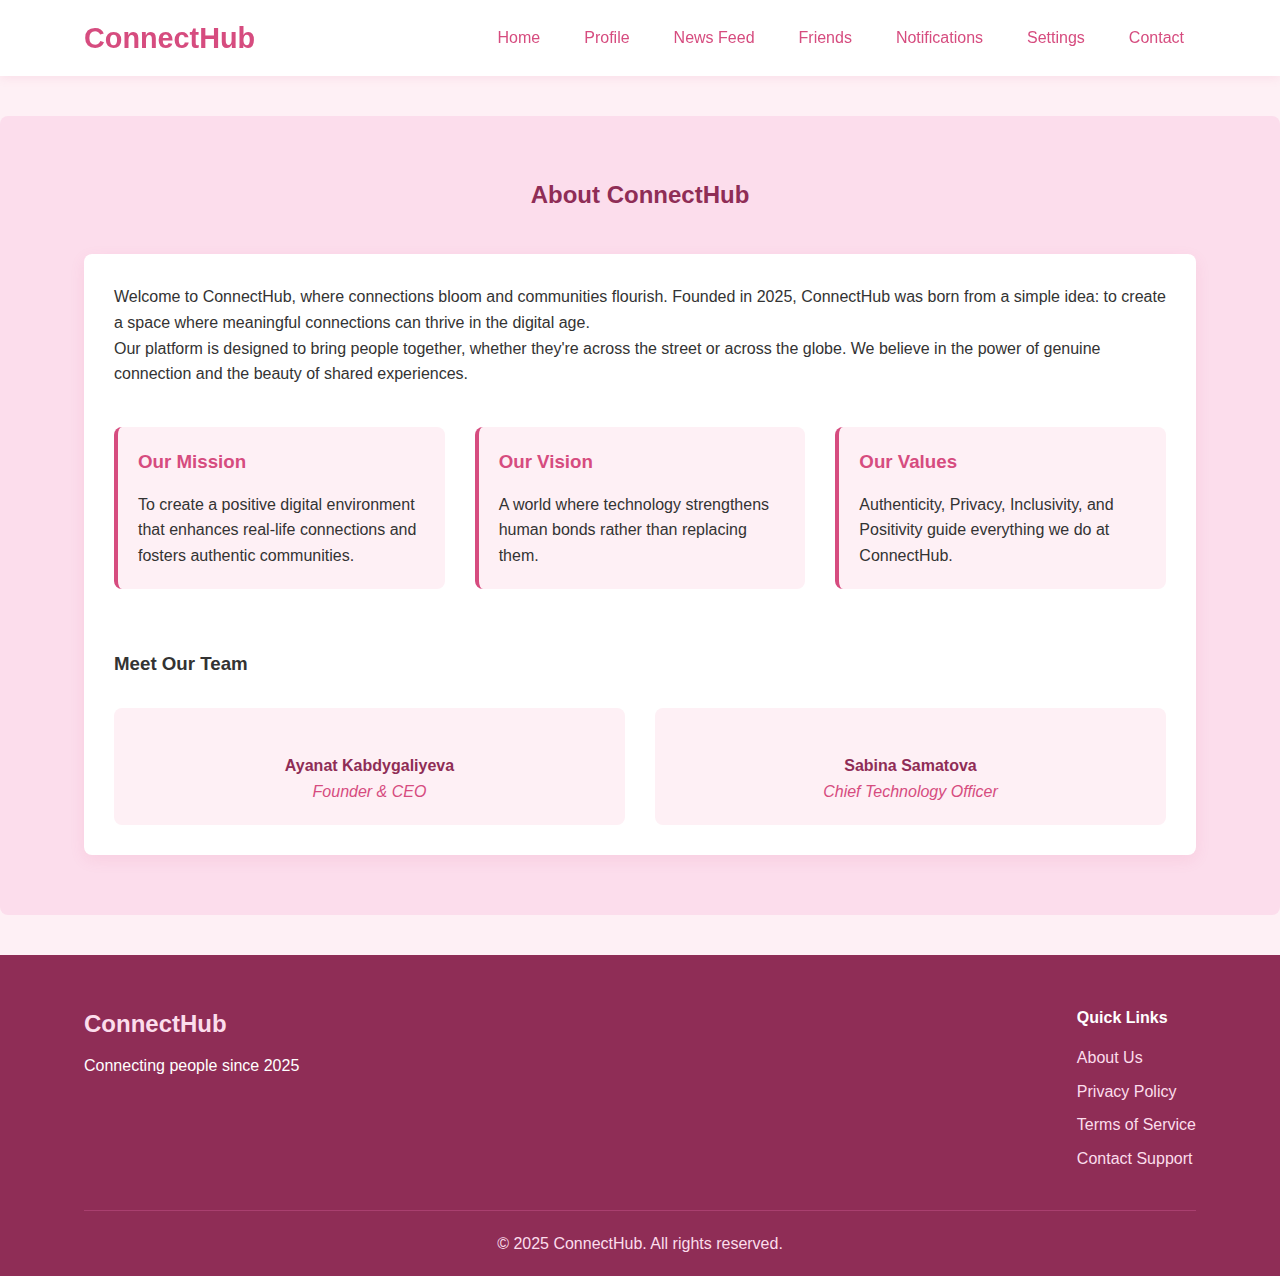
<file: about_us.html>
<!DOCTYPE html>
<html lang="en">
<head>
    <meta charset="UTF-8">
    <meta name="viewport" content="width=device-width, initial-scale=1.0">
    <title>ConnectHub | About Us</title>
    <link rel="stylesheet" href="styles.css">
    <style>
        .about-section {
            background-color: #fcddec;
            padding: 60px 0;
            border-radius: 8px;
            margin: 40px 0;
        }
        
        .about-content {
            background-color: #fff;
            padding: 30px;
            border-radius: 8px;
            box-shadow: 0 5px 15px rgba(214, 76, 127, 0.1);
        }
        
        .about-header {
            text-align: center;
            margin-bottom: 40px;
            color: #8f2d56;
        }
        
        .mission-values {
            display: grid;
            grid-template-columns: repeat(auto-fit, minmax(300px, 1fr));
            gap: 30px;
            margin-top: 40px;
        }
        
        .mission-card {
            padding: 20px;
            background-color: #fef0f5;
            border-radius: 8px;
            border-left: 4px solid #d64c7f;
            transition: transform 0.3s ease;
        }
        
        .mission-card:hover {
            transform: translateY(-5px);
        }
        
        .mission-card h3 {
            color: #d64c7f;
            margin-bottom: 15px;
        }
        
        .team-section {
            margin-top: 60px;
        }
        
        .team-grid {
            display: grid;
            grid-template-columns: repeat(auto-fit, minmax(250px, 1fr));
            gap: 30px;
            margin-top: 30px;
        }
        
        .team-member {
            text-align: center;
            padding: 20px;
            background-color: #fef0f5;
            border-radius: 8px;
            transition: transform 0.3s ease;
        }
        
        .team-member:hover {
            transform: translateY(-5px);
        }
        
        .team-member {
            padding-top: 30px;
        }
        
        .team-member h4 {
            margin-top: 15px;
            color: #8f2d56;
        }
        
        .team-member p {
            color: #d64c7f;
            font-style: italic;
        }
    </style>
</head>
<body>
    <header>
        <div class="container">
            <div class="logo">
                <h1>ConnectHub</h1>
            </div>
            <nav>
                <ul>
                    <li><a href="index.html">Home</a></li>
                    <li><a href="#">Profile</a></li>
                    <li><a href="news_feed.html">News Feed</a></li>
                    <li><a href="friends.html">Friends</a></li>
                    <li><a href="notifications.html">Notifications</a></li>
                    <li><a href="settings.html">Settings</a></li>
                    <li><a href="contact.html">Contact</a></li>
                </ul>
            </nav>
        </div>
    </header>

    <main>
        <section class="about-section">
            <div class="container">
                <div class="about-header">
                    <h2>About ConnectHub</h2>
                </div>
                <div class="about-content">
                    <p>Welcome to ConnectHub, where connections bloom and communities flourish. Founded in 2025, ConnectHub was born from a simple idea: to create a space where meaningful connections can thrive in the digital age.</p>
                    
                    <p>Our platform is designed to bring people together, whether they're across the street or across the globe. We believe in the power of genuine connection and the beauty of shared experiences.</p>
                    
                    <div class="mission-values">
                        <div class="mission-card">
                            <h3>Our Mission</h3>
                            <p>To create a positive digital environment that enhances real-life connections and fosters authentic communities.</p>
                        </div>
                        
                        <div class="mission-card">
                            <h3>Our Vision</h3>
                            <p>A world where technology strengthens human bonds rather than replacing them.</p>
                        </div>
                        
                        <div class="mission-card">
                            <h3>Our Values</h3>
                            <p>Authenticity, Privacy, Inclusivity, and Positivity guide everything we do at ConnectHub.</p>
                        </div>
                    </div>
                    
                    <div class="team-section">
                        <h3>Meet Our Team</h3>
                        <div class="team-grid">
                            <div class="team-member">
                                <h4> Ayanat Kabdygaliyeva</h4>
                                <p>Founder & CEO</p>
                            </div>
                            
                            <div class="team-member">
                                <h4>Sabina Samatova</h4>
                                <p>Chief Technology Officer</p>
                            </div>
                        </div>
                    </div>
                </div>
            </div>
        </section>
    </main>

    <footer>
        <div class="container">
            <div class="footer-content">
                <div class="footer-logo">
                    <h3>ConnectHub</h3>
                    <p>Connecting people since 2025</p>
                </div>
                <div class="footer-links">
                    <h4>Quick Links</h4>
                    <ul>
                        <li><a href="about_us.html" class="active">About Us</a></li>
                        <li><a href="privacy_policy.html">Privacy Policy</a></li>
                        <li><a href="terms_of_service.html">Terms of Service</a></li>
                        <li><a href="contact.html">Contact Support</a></li>
                    </ul>
                </div>
            </div>
            <div class="copyright">
                <p>&copy; 2025 ConnectHub. All rights reserved.</p>
            </div>
        </div>
    </footer>
</body>
</html>
</file>
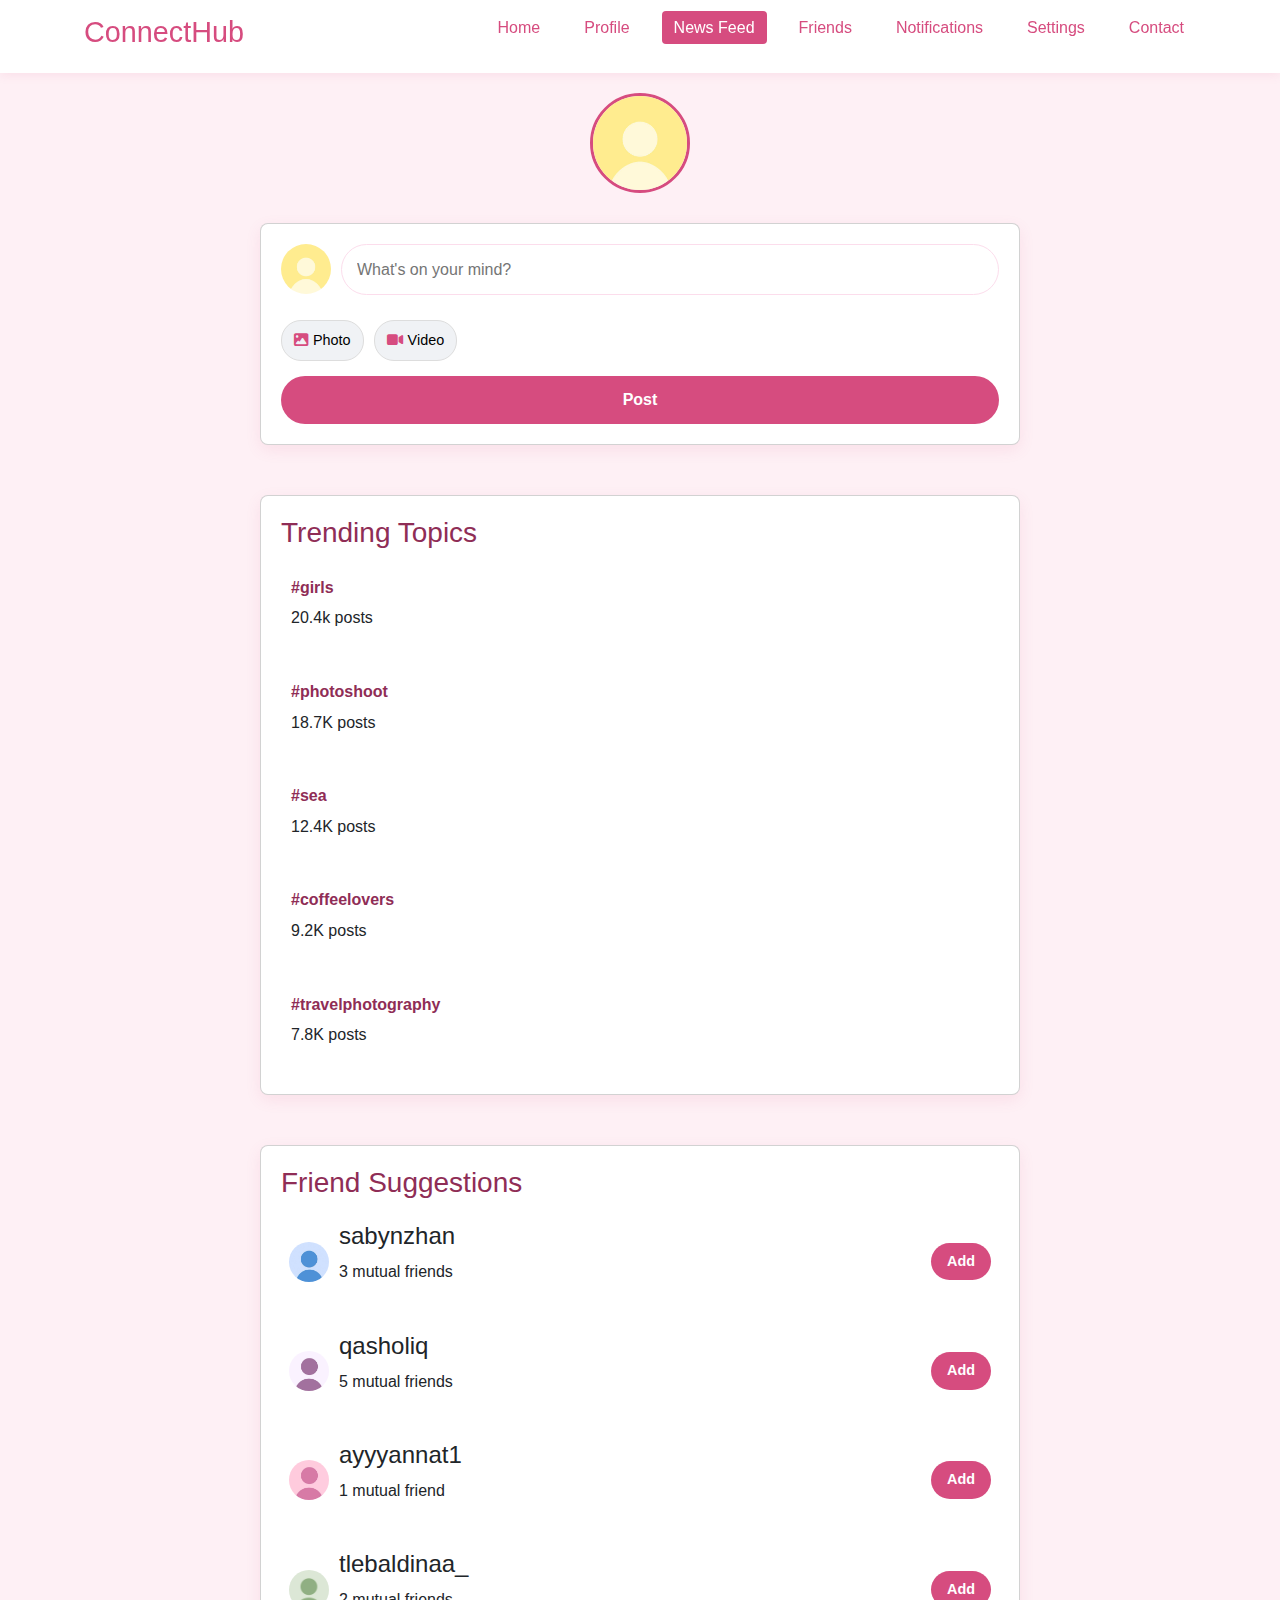
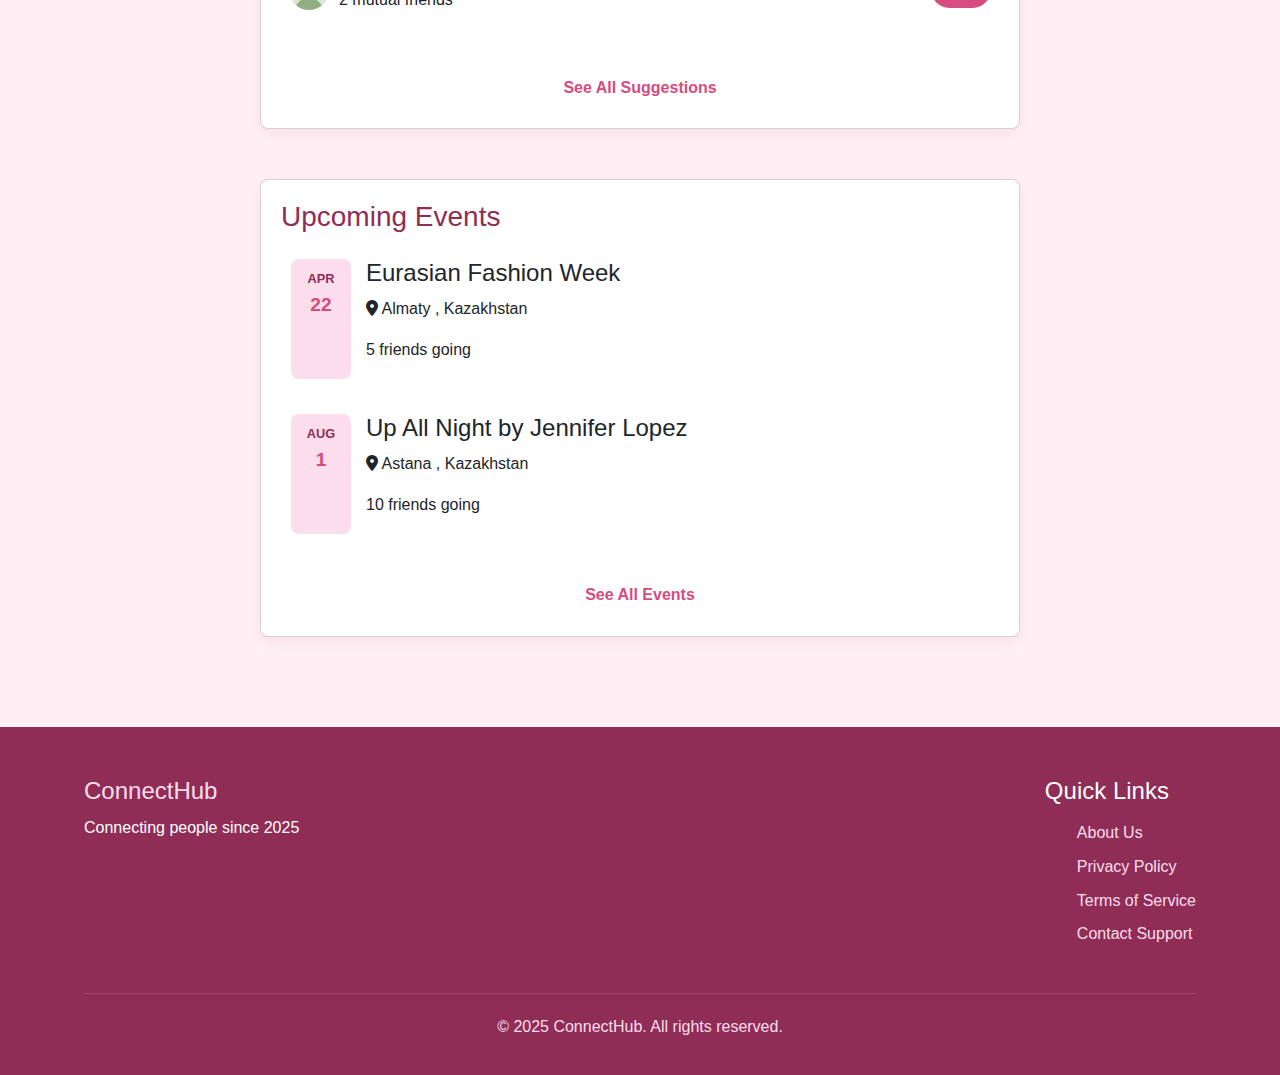
<file: news_feed.html>
<!DOCTYPE html>
<html lang="en">
<head>
    <meta charset="UTF-8">
    <meta name="viewport" content="width=device-width, initial-scale=1.0">
    <title>ConnectHub | News Feed</title>
    <link href="https://cdn.jsdelivr.net/npm/bootstrap@5.3.0/dist/css/bootstrap.min.css" rel="stylesheet">
    <link rel="stylesheet" href="https://cdnjs.cloudflare.com/ajax/libs/font-awesome/6.4.0/css/all.min.css">
    <link rel="stylesheet" href="news_feed.css">
    <link rel="stylesheet" href="friend-connect.css"> <!-- ADD THIS LINE -->
</head>
<body>
    <!-- Header with Navigation -->
    <header>
        <div class="container">
            <div class="logo">
                <h1>ConnectHub</h1>
            </div>
            <nav>
                <ul>
                    <li><a href="index.html">Home</a></li>
                    <li><a href="profile.html">Profile</a></li>
                    <li><a href="news_feed.html" class="active">News Feed</a></li> <!-- Corrected: news_feed.html -->
                    <li><a href="friends.html">Friends</a></li>
                    <li><a href="notifications.html">Notifications</a></li>
                    <li><a href="settings.html">Settings</a></li>
                    <li><a href="contact.html">Contact</a></li>
                </ul>
            </nav>
        </div>
    </header>

    <!-- Main Content -->
    <main>
        <div class="newsfeed-container">
            <!-- Main Feed -->
            <div class="feed-content">
                <div class="card">
                    <div class="create-post">
                        <div class="post-input">
                            <img src="images/u.jpg" alt="Your Profile" class="post-avatar">
                            <input type="text" id="post-text" placeholder="What's on your mind?">
                        </div>
                        <button id="post-button" class="btn primary">Post</button>
                    </div>
                </div>
                
                <!-- Trending Topics Card -->
                <div class="card">
                    <h3>Trending Topics</h3>
                    <div class="trends-list">
                        <div class="trend-item">
                            <strong>#girls</strong>
                            <p>20.4k posts</p>
                        </div>
                        <div class="trend-item">
                            <strong>#photoshoot</strong>
                            <p>18.7K posts</p>
                        </div>
                        <div class="trend-item">
                            <strong>#sea</strong>
                            <p>12.4K posts</p>
                        </div>
                        <div class="trend-item">
                            <strong>#coffeelovers</strong>
                            <p>9.2K posts</p>
                        </div>
                        <div class="trend-item">
                            <strong>#travelphotography</strong>
                            <p>7.8K posts</p>
                        </div>
                    </div>
                </div>
                
                <!-- Friend Suggestions Card -->
                <div class="card">
                    <h3>Friend Suggestions</h3>
                    <div class="friend-suggestions">
                        <div class="friend-suggestion">
                            <img src="images/s.jpg" alt="Friend" class="friend-avatar">
                            <div>
                                <h4>sabynzhan</h4>
                                <p>3 mutual friends</p>
                            </div>
                            <button class="btn primary btn-sm" data-friend-id="205">Add</button> <!-- MODIFIED: Added data-friend-id -->
                        </div>
                        <div class="friend-suggestion">
                            <img src="images/g.jpg" alt="Friend" class="friend-avatar">
                            <div>
                                <h4>qasholiq</h4>
                                <p>5 mutual friends</p>
                            </div>
                            <button class="btn primary btn-sm" data-friend-id="206">Add</button> <!-- MODIFIED: Added data-friend-id -->
                        </div>
                        <div class="friend-suggestion">
                            <img src="images/a.jpg" alt="Friend" class="friend-avatar">
                            <div>
                                <h4>ayyyannat1</h4>
                                <p>1 mutual friend</p>
                            </div>
                            <button class="btn primary btn-sm" data-friend-id="207">Add</button> <!-- MODIFIED: Added data-friend-id -->
                        </div>
                        <div class="friend-suggestion">
                            <img src="images/i.jpg" alt="Friend" class="friend-avatar">
                            <div>
                                <h4>tlebaldinaa_</h4>
                                <p>2 mutual friends</p>
                            </div>
                            <button class="btn primary btn-sm" data-friend-id="208">Add</button> <!-- MODIFIED: Added data-friend-id -->
                        </div>
                    </div>
                    <a href="#" class="see-all">See All Suggestions</a>
                </div>
                
                <!-- Upcoming Events Card -->
                <div class="card">
                    <h3>Upcoming Events</h3>
                    <div class="events-list">
                        <div class="event-item">
                            <div class="event-date">
                                <div class="month">APR</div>
                                <div class="day">22</div>
                            </div>
                            <div class="event-info">
                                <h4>Eurasian Fashion Week </h4>
                                <p><i class="fas fa-map-marker-alt"></i> Almaty , Kazakhstan</p>
                                <p>5 friends going</p>
                            </div>
                        </div>
                        <div class="event-item">
                            <div class="event-date">
                                <div class="month">AUG</div>
                                <div class="day">1</div>
                            </div>
                            <div class="event-info">
                                <h4>Up All Night by Jennifer Lopez</h4>
                                <p><i class="fas fa-map-marker-alt"></i> Astana , Kazakhstan</p>
                                <p>10 friends going</p>
                            </div>
                        </div>
                    </div>
                    <a href="#" class="see-all">See All Events</a>
                </div>
                
                <div id="posts-container">
                    <!-- Dynamic posts will be added here via JavaScript -->
                </div>
            </div>
        </div>
    </main>

    <!-- Footer -->
    <footer>
        <div class="container">
            <div class="footer-content">
                <div class="footer-logo">
                    <h3>ConnectHub</h3>
                    <p>Connecting people since 2025</p>
                </div>
                
                <div class="footer-links">
                    <h4>Quick Links</h4>
                    <ul>
                        <li><a href="about_us.html">About Us</a></li>
                        <li><a href="privacy_policy.html">Privacy Policy</a></li>
                        <li><a href="terms_of_service.html">Terms of Service</a></li>
                        <li><a href="contact.html">Contact Support</a></li>
                    </ul>
                </div>
            </div>
            <div class="copyright">
                <p>© 2025 ConnectHub. All rights reserved.</p>
            </div>
        </div>
    </footer>

    <script src="https://cdn.jsdelivr.net/npm/bootstrap@5.3.0/dist/js/bootstrap.bundle.min.js"></script>
    <script src="news_feed.js"></script>
    <script src="friend-connect.js"></script> <!-- ADD THIS LINE -->
</body>
</html>
</file>
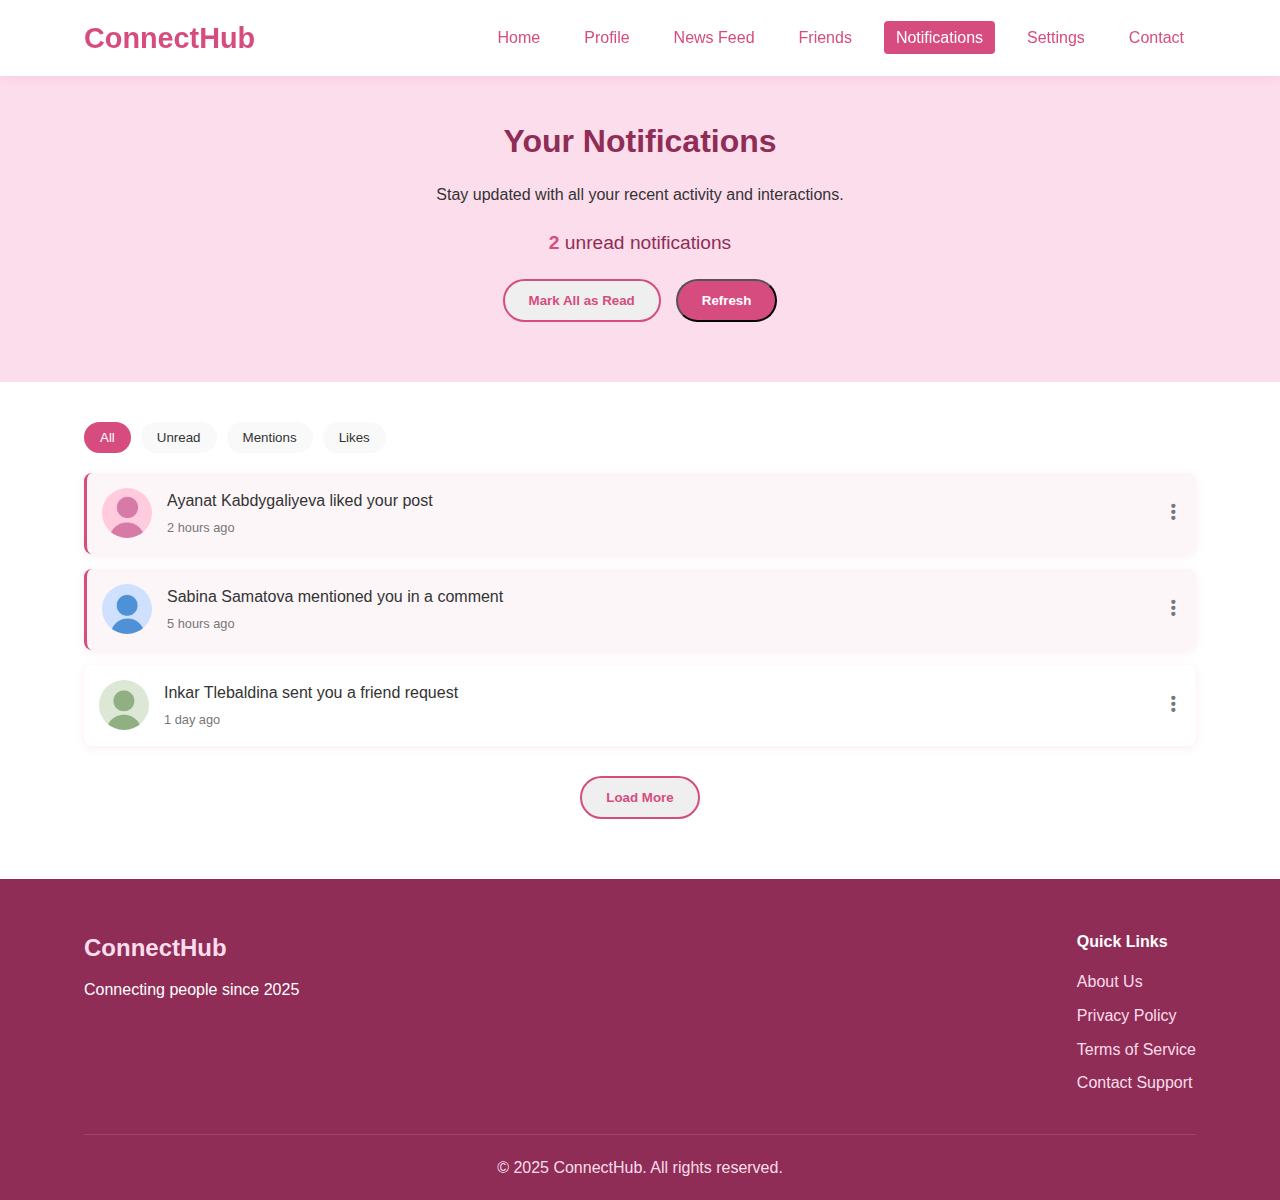
<file: notifications.html>
<!DOCTYPE html>
<html lang="en">
<head>
    <meta charset="UTF-8">
    <meta name="viewport" content="width=device-width, initial-scale=1.0">
    <title>ConnectHub | Notifications</title>
    <link rel="stylesheet" href="styles.css">
    <link rel="stylesheet" href="notifications.css">
    <link rel="stylesheet" href="https://cdnjs.cloudflare.com/ajax/libs/font-awesome/6.0.0/css/all.min.css">
    <script src="https://code.jquery.com/jquery-3.6.0.min.js"></script>
</head>
<body>
    <header>
        <div class="container">
            <div class="logo">
                <h1>ConnectHub</h1>
            </div>
            <nav>
                <ul>
                    <li><a href="index.html">Home</a></li>
                    <li><a href="profile.html">Profile</a></li>
                    <li><a href="news_feed.html">News Feed</a></li>
                    <li><a href="friends.html">Friends</a></li>
                    <li><a href="notifications.html" class="active">Notifications</a></li>
                    <li><a href="settings.html">Settings</a></li>
                    <li><a href="contact.html">Contact</a></li>
                </ul>
            </nav>
        </div>
    </header>

    <main>
        <section class="hero">
            <div class="container">
                <h2>Your Notifications</h2>
                <p>Stay updated with all your recent activity and interactions.</p>
                <div class="notifications-stats">
                    <span id="notifCount">0</span> unread notifications
                </div>
                <div class="notification-actions">
                    <button id="markAllRead" class="btn secondary">Mark All as Read</button>
                    <button id="refreshNotifs" class="btn primary">Refresh</button>
                </div>
            </div>
        </section>

        <section class="notifications-content">
            <div class="container">
                <div class="notifications-filter">
                    <button class="filter-btn active" data-filter="all">All</button>
                    <button class="filter-btn" data-filter="unread">Unread</button>
                    <button class="filter-btn" data-filter="mentions">Mentions</button>
                    <button class="filter-btn" data-filter="likes">Likes</button>
                </div>
                
                <div id="notificationsContainer" class="notifications-list">
           
                </div>
                
                <div class="load-more">
                    <button id="loadMoreBtn" class="btn secondary">Load More</button>
                </div>
            </div>
        </section>
    </main>

    <footer>
        <div class="container">
            <div class="footer-content">
                <div class="footer-logo">
                    <h3>ConnectHub</h3>
                    <p>Connecting people since 2025</p>
                </div>
                <div class="footer-links">
                    <h4>Quick Links</h4>
                    <ul>
                        <li><a href="about_us.html">About Us</a></li>
                        <li><a href="privacy_policy.html">Privacy Policy</a></li>
                        <li><a href="terms_of_service.html">Terms of Service</a></li>
                        <li><a href="contact.html">Contact Support</a></li>
                    </ul>
                </div>
            </div>
            <div class="copyright">
                <p>&copy; 2025 ConnectHub. All rights reserved.</p>
            </div>
        </div>
    </footer>
    <script src="notifications.js"></script>
    <script src="jquery-notifications.js"></script>
</body>
</html>
</file>
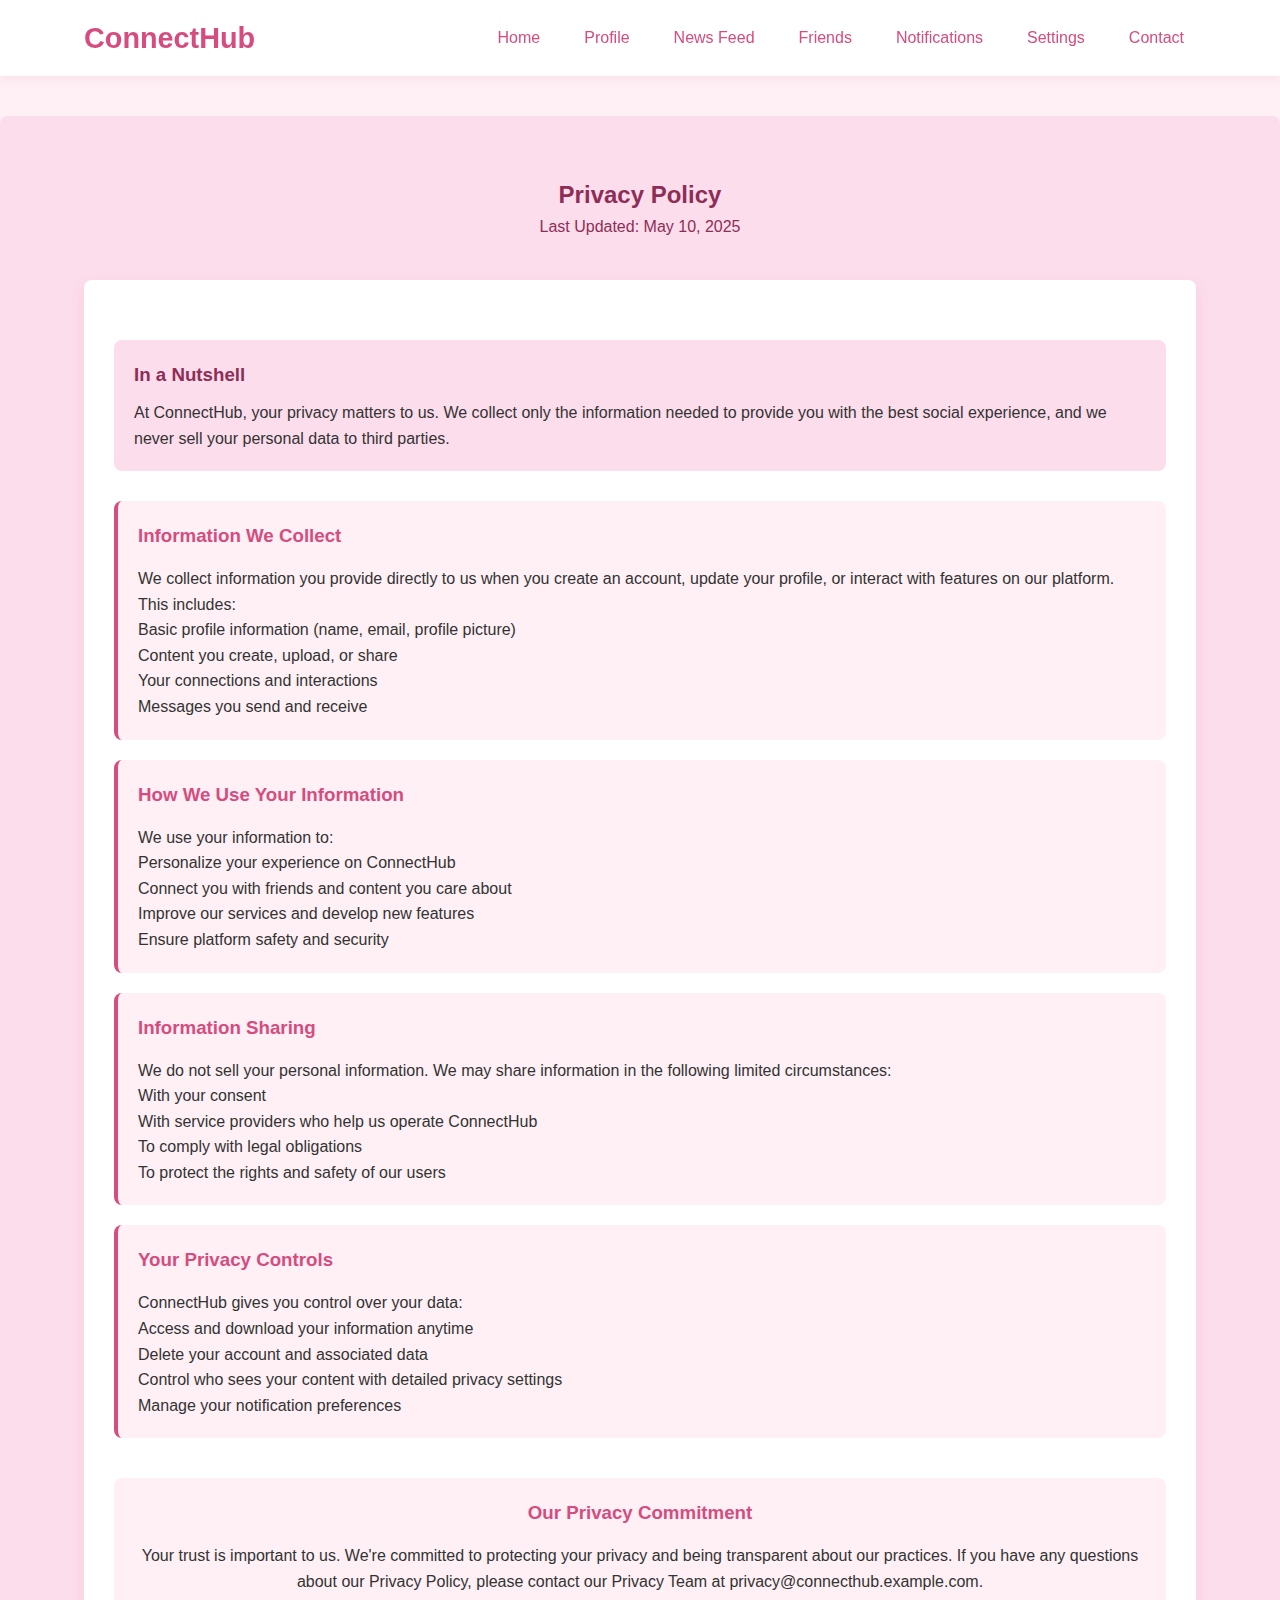
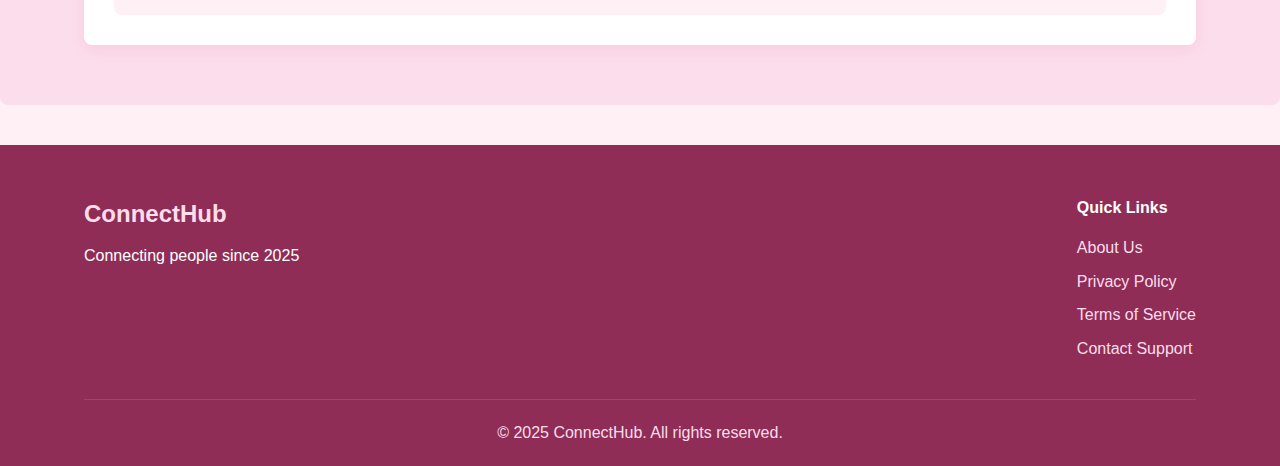
<file: privacy_policy.html>
<!DOCTYPE html>
<html lang="en">
<head>
    <meta charset="UTF-8">
    <meta name="viewport" content="width=device-width, initial-scale=1.0">
    <title>ConnectHub | Privacy Policy</title>
    <link rel="stylesheet" href="styles.css">
    <style>
        .privacy-section {
            background-color: #fcddec;
            padding: 60px 0;
            border-radius: 8px;
            margin: 40px 0;
        }
        
        .privacy-content {
            background-color: #fff;
            padding: 30px;
            border-radius: 8px;
            box-shadow: 0 5px 15px rgba(214, 76, 127, 0.1);
        }
        
        .privacy-header {
            text-align: center;
            margin-bottom: 40px;
            color: #8f2d56;
        }
        
        .policy-card {
            padding: 20px;
            background-color: #fef0f5;
            border-radius: 8px;
            margin-bottom: 20px;
            border-left: 4px solid #d64c7f;
            transition: transform 0.3s ease;
        }
        
        .policy-card:hover {
            transform: translateX(5px);
        }
        
        .policy-card h3 {
            color: #d64c7f;
            margin-bottom: 15px;
        }
        
        .summary-box {
            background-color: #fcddec;
            padding: 20px;
            border-radius: 8px;
            margin: 30px 0;
        }
        
        .summary-box h3 {
            color: #8f2d56;
            margin-bottom: 10px;
        }
        
        .commitment {
            text-align: center;
            margin-top: 40px;
            padding: 20px;
            background-color: #fef0f5;
            border-radius: 8px;
        }
        
        .commitment h3 {
            color: #d64c7f;
            margin-bottom: 15px;
        }
    </style>
</head>
<body>
    <header>
        <div class="container">
            <div class="logo">
                <h1>ConnectHub</h1>
            </div>
            <nav>
                <ul>
                    <li><a href="index.html">Home</a></li>
                    <li><a href="#">Profile</a></li>
                    <li><a href="news_feed.html">News Feed</a></li>
                    <li><a href="friends.html">Friends</a></li>
                    <li><a href="notifications.html">Notifications</a></li>
                    <li><a href="settings.html">Settings</a></li>
                    <li><a href="contact.html">Contact</a></li>
                </ul>
            </nav>
        </div>
    </header>

    <main>
        <section class="privacy-section">
            <div class="container">
                <div class="privacy-header">
                    <h2>Privacy Policy</h2>
                    <p>Last Updated: May 10, 2025</p>
                </div>
                <div class="privacy-content">
                    <div class="summary-box">
                        <h3>In a Nutshell</h3>
                        <p>At ConnectHub, your privacy matters to us. We collect only the information needed to provide you with the best social experience, and we never sell your personal data to third parties.</p>
                    </div>
                    
                    <div class="policy-card">
                        <h3>Information We Collect</h3>
                        <p>We collect information you provide directly to us when you create an account, update your profile, or interact with features on our platform. This includes:</p>
                        <ul>
                            <li>Basic profile information (name, email, profile picture)</li>
                            <li>Content you create, upload, or share</li>
                            <li>Your connections and interactions</li>
                            <li>Messages you send and receive</li>
                        </ul>
                    </div>
                    
                    <div class="policy-card">
                        <h3>How We Use Your Information</h3>
                        <p>We use your information to:</p>
                        <ul>
                            <li>Personalize your experience on ConnectHub</li>
                            <li>Connect you with friends and content you care about</li>
                            <li>Improve our services and develop new features</li>
                            <li>Ensure platform safety and security</li>
                        </ul>
                    </div>
                    
                    <div class="policy-card">
                        <h3>Information Sharing</h3>
                        <p>We do not sell your personal information. We may share information in the following limited circumstances:</p>
                        <ul>
                            <li>With your consent</li>
                            <li>With service providers who help us operate ConnectHub</li>
                            <li>To comply with legal obligations</li>
                            <li>To protect the rights and safety of our users</li>
                        </ul>
                    </div>
                    
                    <div class="policy-card">
                        <h3>Your Privacy Controls</h3>
                        <p>ConnectHub gives you control over your data:</p>
                        <ul>
                            <li>Access and download your information anytime</li>
                            <li>Delete your account and associated data</li>
                            <li>Control who sees your content with detailed privacy settings</li>
                            <li>Manage your notification preferences</li>
                        </ul>
                    </div>
                    
                    <div class="commitment">
                        <h3>Our Privacy Commitment</h3>
                        <p>Your trust is important to us. We're committed to protecting your privacy and being transparent about our practices. If you have any questions about our Privacy Policy, please contact our Privacy Team at privacy@connecthub.example.com.</p>
                    </div>
                </div>
            </div>
        </section>
    </main>

    <footer>
        <div class="container">
            <div class="footer-content">
                <div class="footer-logo">
                    <h3>ConnectHub</h3>
                    <p>Connecting people since 2025</p>
                </div>
                <div class="footer-links">
                    <h4>Quick Links</h4>
                    <ul>
                        <li><a href="about_us.html">About Us</a></li>
                        <li><a href="privacy_policy.html" class="active">Privacy Policy</a></li>
                        <li><a href="terms_of_service.html">Terms of Service</a></li>
                        <li><a href="contact.html">Contact Support</a></li>
                    </ul>
                </div>
            </div>
            <div class="copyright">
                <p>&copy; 2025 ConnectHub. All rights reserved.</p>
            </div>
        </div>
    </footer>
</body>
</html>
</file>
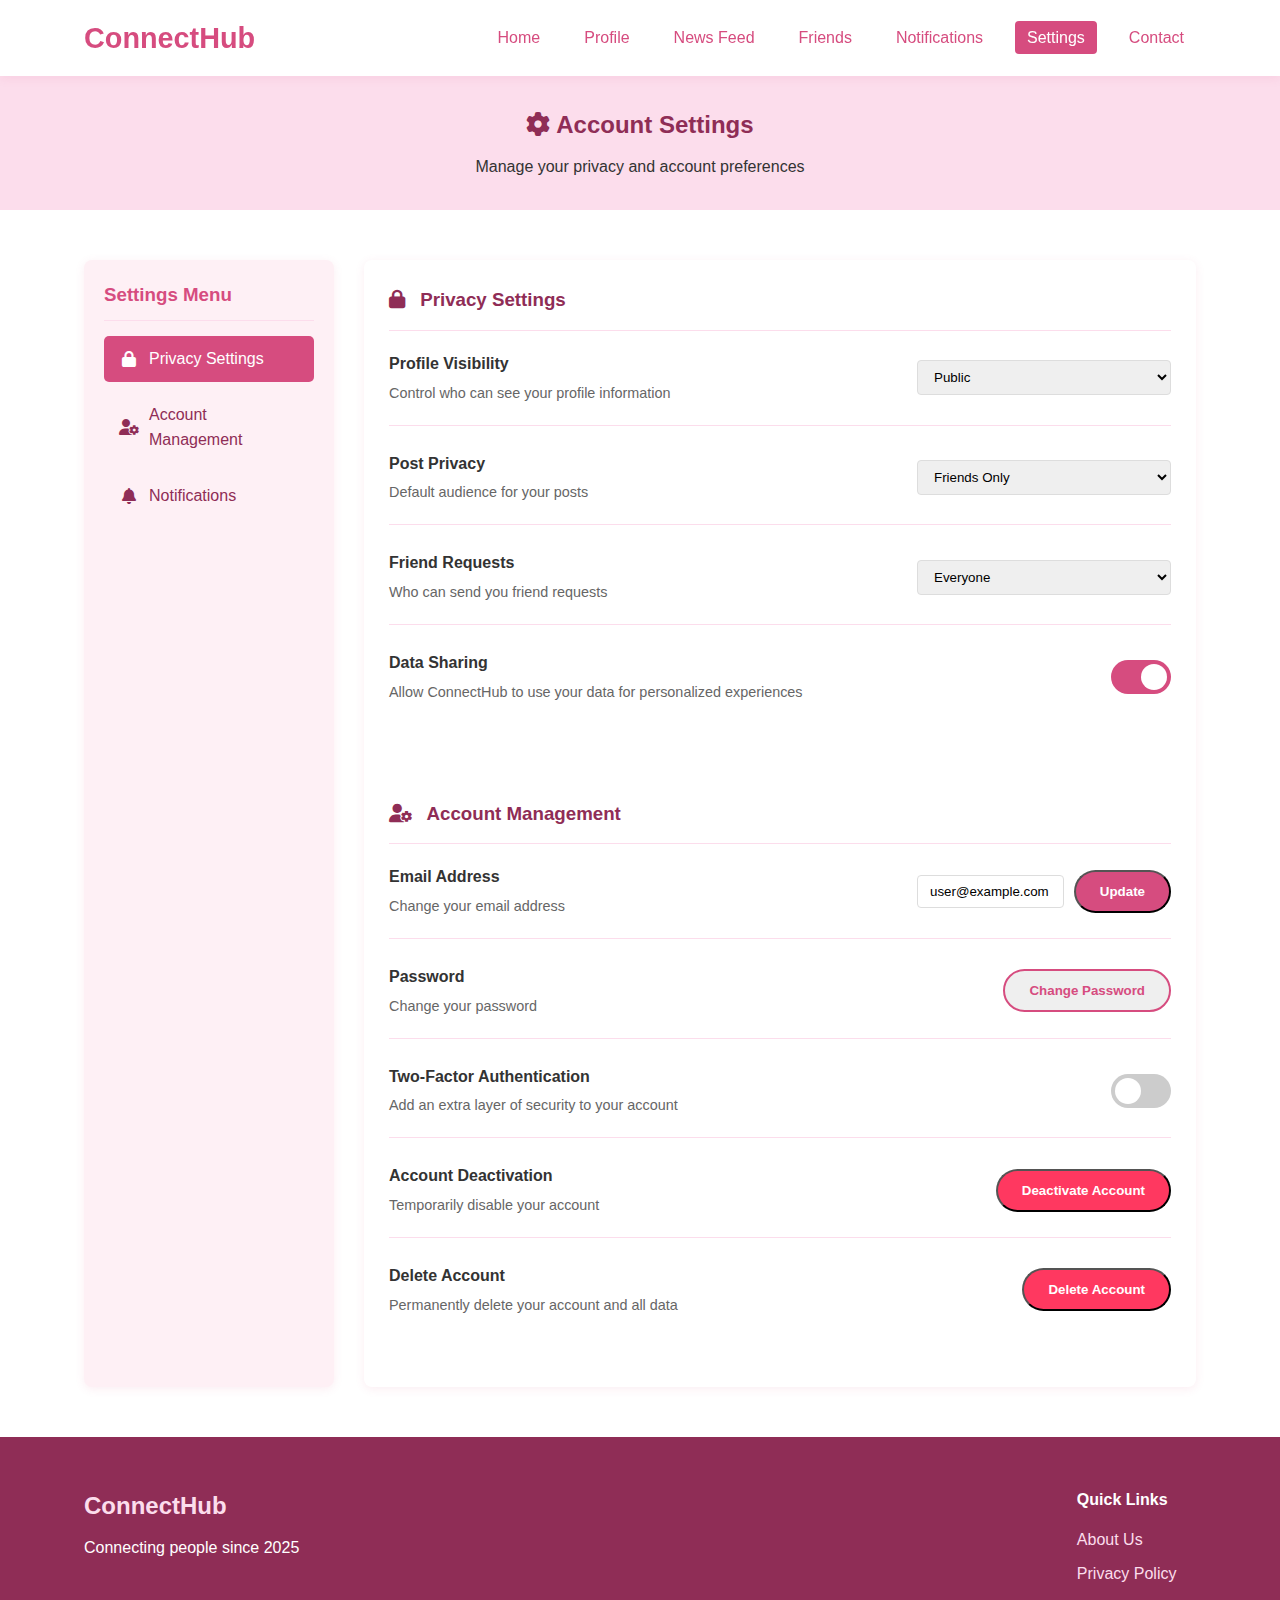
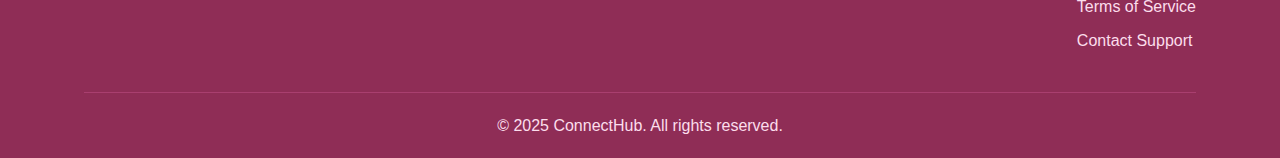
<file: settings.html>
<!DOCTYPE html>
<html lang="en">
<head>
    <meta charset="UTF-8">
    <meta name="viewport" content="width=device-width, initial-scale=1.0">
    <title>ConnectHub | Settings</title>
    <link rel="stylesheet" href="styles.css">
    <link rel="stylesheet" href="settings.css">
    <link rel="stylesheet" href="https://cdnjs.cloudflare.com/ajax/libs/font-awesome/6.4.0/css/all.min.css">
</head>
<body>
    <header>
        <div class="container">
            <div class="logo">
                <h1>ConnectHub</h1>
            </div>
            <nav>
                <ul>
                    <li><a href="index.html">Home</a></li>
                    <li><a href="profile.html">Profile</a></li>
                    <li><a href="news_feed.html">News Feed</a></li>
                    <li><a href="friends.html">Friends</a></li>
                    <li><a href="notifications.html">Notifications</a></li>
                    <li><a href="settings.html" class="active">Settings</a></li>
                    <li><a href="contact.html">Contact</a></li>
                </ul>
            </nav>
        </div>
    </header>

    <main>
        <section class="settings-hero">
            <div class="container">
                <h2><i class="fas fa-cog"></i> Account Settings</h2>
                <p>Manage your privacy and account preferences</p>
            </div>
        </section>

        <section class="settings-content">
            <div class="container">
                <div class="settings-grid">
                    <!-- Sidebar Navigation -->
                    <div class="settings-sidebar">
                        <h3>Settings Menu</h3>
                        <ul>
                            <li><a href="#privacy" class="active"><i class="fas fa-lock"></i> Privacy Settings</a></li>
                            <li><a href="#account"><i class="fas fa-user-cog"></i> Account Management</a></li>
                            <li><a href="#"><i class="fas fa-bell"></i> Notifications</a></li>
                        
                        </ul>
                    </div>

                    <!-- Main Settings Content -->
                    <div class="settings-main">
                        <!-- Privacy Settings Section -->
                        <div id="privacy" class="settings-section">
                            <h3><i class="fas fa-lock"></i> Privacy Settings</h3>
                            
                            <div class="setting-item">
                                <div class="setting-info">
                                    <h4>Profile Visibility</h4>
                                    <p>Control who can see your profile information</p>
                                </div>
                                <div class="setting-control">
                                    <select name="profile-visibility">
                                        <option value="public">Public</option>
                                        <option value="friends">Friends Only</option>
                                        <option value="private">Private</option>
                                    </select>
                                </div>
                            </div>

                            <div class="setting-item">
                                <div class="setting-info">
                                    <h4>Post Privacy</h4>
                                    <p>Default audience for your posts</p>
                                </div>
                                <div class="setting-control">
                                    <select name="post-privacy">
                                        <option value="public">Public</option>
                                        <option value="friends" selected>Friends Only</option>
                                        <option value="custom">Custom</option>
                                    </select>
                                </div>
                            </div>

                            <div class="setting-item">
                                <div class="setting-info">
                                    <h4>Friend Requests</h4>
                                    <p>Who can send you friend requests</p>
                                </div>
                                <div class="setting-control">
                                    <select name="friend-requests">
                                        <option value="everyone">Everyone</option>
                                        <option value="friends-of-friends">Friends of Friends</option>
                                        <option value="nobody">Nobody</option>
                                    </select>
                                </div>
                            </div>

                            <div class="setting-item">
                                <div class="setting-info">
                                    <h4>Data Sharing</h4>
                                    <p>Allow ConnectHub to use your data for personalized experiences</p>
                                </div>
                                <div class="setting-control">
                                    <label class="switch">
                                        <input type="checkbox" checked>
                                        <span class="slider round"></span>
                                    </label>
                                </div>
                            </div>
                        </div>

                        <!-- Account Management Section -->
                        <div id="account" class="settings-section">
                            <h3><i class="fas fa-user-cog"></i> Account Management</h3>
                            
                            <div class="setting-item">
                                <div class="setting-info">
                                    <h4>Email Address</h4>
                                    <p>Change your email address</p>
                                </div>
                                <div class="setting-control">
                                    <input type="email" value="user@example.com">
                                    <button class="btn primary">Update</button>
                                </div>
                            </div>

                            <div class="setting-item">
                                <div class="setting-info">
                                    <h4>Password</h4>
                                    <p>Change your password</p>
                                </div>
                                <div class="setting-control">
                                    <button class="btn secondary">Change Password</button>
                                </div>
                            </div>

                            <div class="setting-item">
                                <div class="setting-info">
                                    <h4>Two-Factor Authentication</h4>
                                    <p>Add an extra layer of security to your account</p>
                                </div>
                                <div class="setting-control">
                                    <label class="switch">
                                        <input type="checkbox">
                                        <span class="slider round"></span>
                                    </label>
                                </div>
                            </div>

                            <div class="setting-item">
                                <div class="setting-info">
                                    <h4>Account Deactivation</h4>
                                    <p>Temporarily disable your account</p>
                                </div>
                                <div class="setting-control">
                                    <button class="btn danger">Deactivate Account</button>
                                </div>
                            </div>

                            <div class="setting-item">
                                <div class="setting-info">
                                    <h4>Delete Account</h4>
                                    <p>Permanently delete your account and all data</p>
                                </div>
                                <div class="setting-control">
                                    <button class="btn danger">Delete Account</button>
                                </div>
                            </div>
                        </div>
                    </div>
                </div>
            </div>
        </section>
    </main>

    <footer>
        <div class="container">
            <div class="footer-content">
                <div class="footer-logo">
                    <h3>ConnectHub</h3>
                    <p>Connecting people since 2025</p>
                </div>
                <div class="footer-links">
                    <h4>Quick Links</h4>
                    <ul>
                        <li><a href="about_us.html">About Us</a></li>
                        <li><a href="privacy_policy.html">Privacy Policy</a></li>
                        <li><a href="terms_of_service.html">Terms of Service</a></li>
                        <li><a href="contact.html">Contact Support</a></li>
                    </ul>
                </div>
            </div>
            <div class="copyright">
                <p>&copy; 2025 ConnectHub. All rights reserved.</p>
            </div>
        </div>
    </footer>
</body>
</html>
</file>
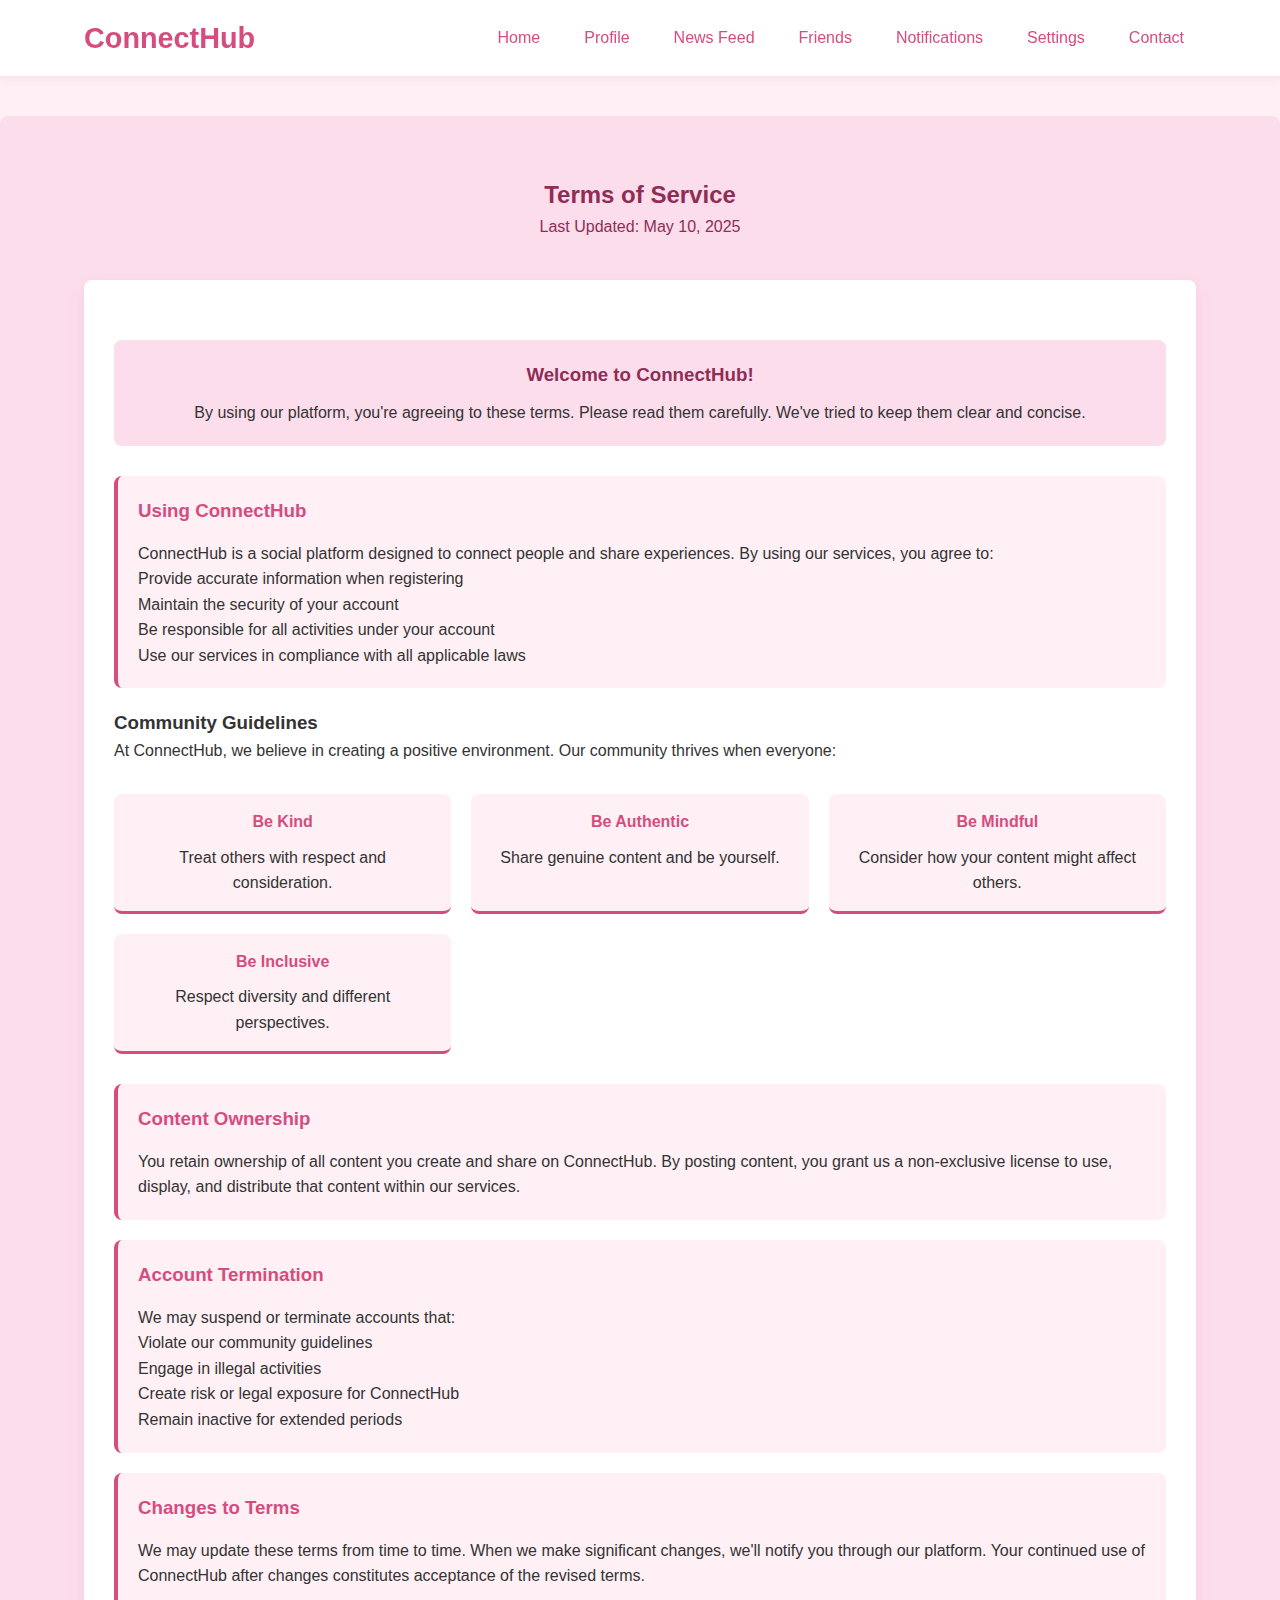
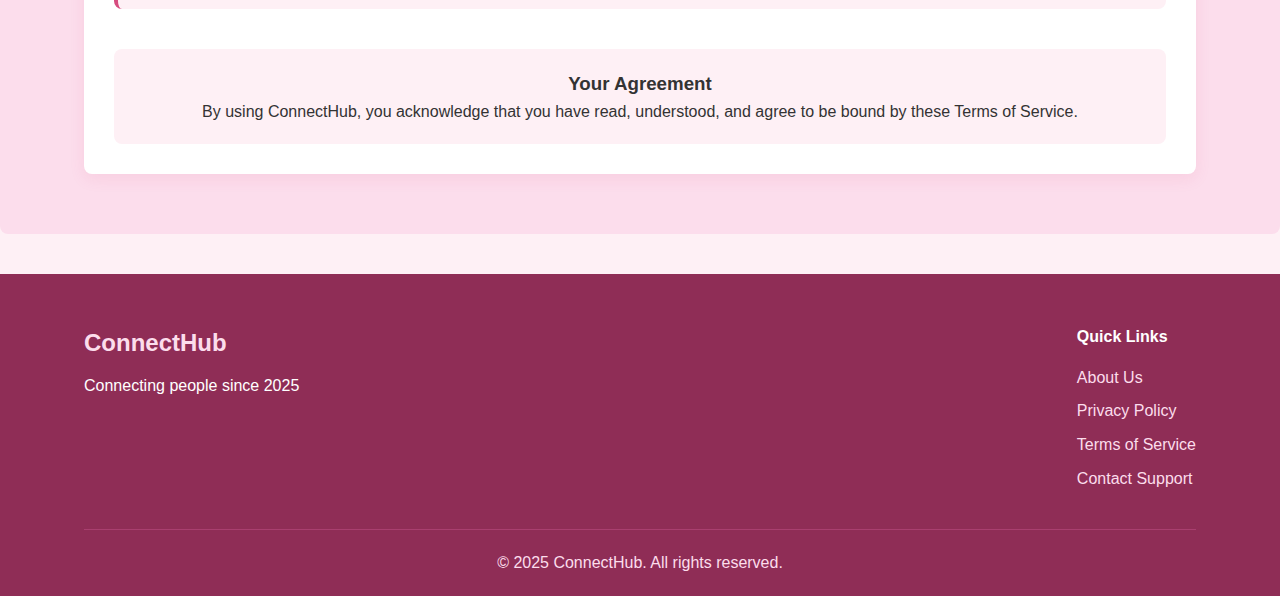
<file: terms_of_service.html>
<!DOCTYPE html>
<html lang="en">
<head>
    <meta charset="UTF-8">
    <meta name="viewport" content="width=device-width, initial-scale=1.0">
    <title>ConnectHub | Terms of Service</title>
    <link rel="stylesheet" href="styles.css">
    <style>
        .terms-section {
            background-color: #fcddec;
            padding: 60px 0;
            border-radius: 8px;
            margin: 40px 0;
        }
        
        .terms-content {
            background-color: #fff;
            padding: 30px;
            border-radius: 8px;
            box-shadow: 0 5px 15px rgba(214, 76, 127, 0.1);
        }
        
        .terms-header {
            text-align: center;
            margin-bottom: 40px;
            color: #8f2d56;
        }
        
        .terms-card {
            padding: 20px;
            background-color: #fef0f5;
            border-radius: 8px;
            margin-bottom: 20px;
            border-left: 4px solid #d64c7f;
            transition: transform 0.3s ease;
        }
        
        .terms-card:hover {
            transform: translateX(5px);
        }
        
        .terms-card h3 {
            color: #d64c7f;
            margin-bottom: 15px;
        }
        
        .highlight-box {
            background-color: #fcddec;
            padding: 20px;
            border-radius: 8px;
            margin: 30px 0;
            text-align: center;
        }
        
        .highlight-box h3 {
            color: #8f2d56;
            margin-bottom: 10px;
        }
        
        .community-guidelines {
            display: grid;
            grid-template-columns: repeat(auto-fit, minmax(250px, 1fr));
            gap: 20px;
            margin: 30px 0;
        }
        
        .guideline {
            background-color: #fef0f5;
            padding: 15px;
            border-radius: 8px;
            text-align: center;
            border-bottom: 3px solid #d64c7f;
        }
        
        .guideline h4 {
            color: #d64c7f;
            margin-bottom: 10px;
        }
        
        .acceptance {
            text-align: center;
            margin-top: 40px;
            padding: 20px;
            background-color: #fef0f5;
            border-radius: 8px;
        }
    </style>
</head>
<body>
    <header>
        <div class="container">
            <div class="logo">
                <h1>ConnectHub</h1>
            </div>
            <nav>
                <ul>
                    <li><a href="index.html">Home</a></li>
                    <li><a href="#">Profile</a></li>
                    <li><a href="news_feed.html">News Feed</a></li>
                    <li><a href="friends.html">Friends</a></li>
                    <li><a href="notifications.html">Notifications</a></li>
                    <li><a href="settings.html">Settings</a></li>
                    <li><a href="contact.html">Contact</a></li>
                </ul>
            </nav>
        </div>
    </header>

    <main>
        <section class="terms-section">
            <div class="container">
                <div class="terms-header">
                    <h2>Terms of Service</h2>
                    <p>Last Updated: May 10, 2025</p>
                </div>
                <div class="terms-content">
                    <div class="highlight-box">
                        <h3>Welcome to ConnectHub!</h3>
                        <p>By using our platform, you're agreeing to these terms. Please read them carefully. We've tried to keep them clear and concise.</p>
                    </div>
                    
                    <div class="terms-card">
                        <h3>Using ConnectHub</h3>
                        <p>ConnectHub is a social platform designed to connect people and share experiences. By using our services, you agree to:</p>
                        <ul>
                            <li>Provide accurate information when registering</li>
                            <li>Maintain the security of your account</li>
                            <li>Be responsible for all activities under your account</li>
                            <li>Use our services in compliance with all applicable laws</li>
                        </ul>
                    </div>
                    
                    <h3>Community Guidelines</h3>
                    <p>At ConnectHub, we believe in creating a positive environment. Our community thrives when everyone:</p>
                    
                    <div class="community-guidelines">
                        <div class="guideline">
                            <h4>Be Kind</h4>
                            <p>Treat others with respect and consideration.</p>
                        </div>
                        
                        <div class="guideline">
                            <h4>Be Authentic</h4>
                            <p>Share genuine content and be yourself.</p>
                        </div>
                        
                        <div class="guideline">
                            <h4>Be Mindful</h4>
                            <p>Consider how your content might affect others.</p>
                        </div>
                        
                        <div class="guideline">
                            <h4>Be Inclusive</h4>
                            <p>Respect diversity and different perspectives.</p>
                        </div>
                    </div>
                    
                    <div class="terms-card">
                        <h3>Content Ownership</h3>
                        <p>You retain ownership of all content you create and share on ConnectHub. By posting content, you grant us a non-exclusive license to use, display, and distribute that content within our services.</p>
                    </div>
                    
                    <div class="terms-card">
                        <h3>Account Termination</h3>
                        <p>We may suspend or terminate accounts that:</p>
                        <ul>
                            <li>Violate our community guidelines</li>
                            <li>Engage in illegal activities</li>
                            <li>Create risk or legal exposure for ConnectHub</li>
                            <li>Remain inactive for extended periods</li>
                        </ul>
                    </div>
                    
                    <div class="terms-card">
                        <h3>Changes to Terms</h3>
                        <p>We may update these terms from time to time. When we make significant changes, we'll notify you through our platform. Your continued use of ConnectHub after changes constitutes acceptance of the revised terms.</p>
                    </div>
                    
                    <div class="acceptance">
                        <h3>Your Agreement</h3>
                        <p>By using ConnectHub, you acknowledge that you have read, understood, and agree to be bound by these Terms of Service.</p>
                    </div>
                </div>
            </div>
        </section>
    </main>

    <footer>
        <div class="container">
            <div class="footer-content">
                <div class="footer-logo">
                    <h3>ConnectHub</h3>
                    <p>Connecting people since 2025</p>
                </div>
                <div class="footer-links">
                    <h4>Quick Links</h4>
                    <ul>
                        <li><a href="about_us.html">About Us</a></li>
                        <li><a href="privacy_policy.html">Privacy Policy</a></li>
                        <li><a href="terms_of_service.html" class="active">Terms of Service</a></li>
                        <li><a href="contact.html">Contact Support</a></li>
                    </ul>
                </div>
            </div>
            <div class="copyright">
                <p>&copy; 2025 ConnectHub. All rights reserved.</p>
            </div>
        </div>
    </footer>
</body>
</html>
</file>
<file: styles.css>
* {
    margin: 0;
    padding: 0;
    box-sizing: border-box;
}

body {
    font-family: 'Segoe UI', Tahoma, Geneva, Verdana, sans-serif;
    line-height: 1.6;
    color: #333;
    background-color: #fef0f5;  

}

 
.container {
    width: 90%;
    max-width: 1200px;
    margin: 0 auto;
    padding: 0 20px;
}

a {
    text-decoration: none;
    color: #d64c7f;  
}

ul {
    list-style: none;
}

img {
    max-width: 100%;
    height: auto;
    border-radius: 8px;
}


header {
    background-color: #fff;
    box-shadow: 0 2px 10px rgba(214, 76, 127, 0.1);  
    position: sticky;
    top: 0;
    z-index: 100;
    padding: 15px 0;
}

header .container {
    display: flex;
    justify-content: space-between;
    align-items: center;
}

.logo h1 {
    font-size: 1.8rem;
    color: #d64c7f;  
}

nav ul {
    display: flex;
    gap: 20px;
}

nav a {
    padding: 8px 12px;
    border-radius: 4px;
    transition: all 0.3s ease;
}

nav a:hover, nav a.active {
    background-color: #d64c7f;  
    color: #fff;
}


.hero {
    padding: 40px 0; 
    text-align: center;
    background-color: #fcddec;  
}

.hero h2 {
    font-size: 2rem; 
    margin-bottom: 15px; 
    color: #8f2d56;  
}

.hero p {
    font-size: 1rem; 
    margin-bottom: 20px; 
    max-width: 500px; 
    margin-left: auto;
    margin-right: auto;
}

.cta-buttons {
    display: flex;
    justify-content: center;
    gap: 20px;
}

.btn {
    padding: 12px 24px;
    border-radius: 30px;
    font-weight: 600;
    transition: all 0.3s ease;
}

.btn.primary {
    background-color: #d64c7f;  
    color: #fff;
}

.btn.secondary {
    border: 2px solid #d64c7f;  
    color: #d64c7f;
}

.btn:hover {
    transform: translateY(-3px);
    box-shadow: 0 5px 15px rgba(214, 76, 127, 0.2);  
}


.features {
    padding: 80px 0;
    background-color: #fff;
}

.features h2 {
    text-align: center;
    margin-bottom: 40px;
    color: #8f2d56;  
}

.feature-grid {
    display: grid;
    grid-template-columns: repeat(auto-fit, minmax(300px, 1fr));
    gap: 30px;
}

.feature-card {
    padding: 20px;
    border-radius: 8px;
    box-shadow: 0 5px 15px rgba(214, 76, 127, 0.05);  
    transition: transform 0.3s ease;
}

.feature-card:hover {
    transform: translateY(-5px);
}

.feature-card h3 {
    margin: 15px 0;
    color: #d64c7f;  
}


.testimonials {
    padding: 80px 0;
    background-color: #fcddec;  
    text-align: center;
}

.testimonials h2 {
    margin-bottom: 40px;
    color: #8f2d56;  
}

.testimonial {
    max-width: 800px;
    margin: 0 auto;
    padding: 30px;
    background-color: #fff;
    border-radius: 8px;
    box-shadow: 0 5px 15px rgba(214, 76, 127, 0.05);  
}

.testimonial p {
    font-size: 1.1rem;
    font-style: italic;
    margin-bottom: 15px;
}

.testimonial .author {
    font-weight: 600;
    color: #d64c7f;  
}


footer {
    background-color: #8f2d56;  
    color: #fff;
    padding: 50px 0 20px;
}

.footer-content {
    display: flex;
    justify-content: space-between;
    flex-wrap: wrap;
    margin-bottom: 30px;
}

.footer-logo h3 {
    font-size: 1.5rem;
    margin-bottom: 10px;
    color: #fcddec;  
}

.footer-links h4 {
    margin-bottom: 15px;
    color: #fff;
}

.footer-links ul li {
    margin-bottom: 8px;
}

.footer-links a {
    color: #fcddec;  
    transition: color 0.3s ease;
}

.footer-links a:hover {
    color: #fff;
}

.copyright {
    text-align: center;
    padding-top: 20px;
    border-top: 1px solid #a93f6f;  
    color: #fcddec;  
}


@media (max-width: 768px) {
    nav ul {
        flex-direction: column;
        gap: 10px;
    }
    
    header .container {
        flex-direction: column;
        gap: 15px;
    }
    
    .footer-content {
        flex-direction: column;
        gap: 30px;
    }
    
    .footer-logo, .footer-links {
        width: 100%;
    }
    
    .hero {
        padding: 30px 0; 
    }
    
    .hero h2 {
        font-size: 1.8rem; 
    }
    
    .cta-buttons {
        flex-direction: column;
        align-items: center;
    }
}
</file>
<file: news_feed.css>
* {
    margin: 0;
    padding: 0;
    box-sizing: border-box;
}

body {
    font-family: 'Segoe UI', Tahoma, Geneva, Verdana, sans-serif;
    line-height: 1.6;
    color: #333;
    background-color: #fef0f5;  
}

.container {
    width: 90%;
    max-width: 1200px;
    margin: 0 auto;
    padding: 0 20px;
}

a {
    text-decoration: none;
    color: #d64c7f;
}

ul {
    list-style: none;
}

img {
    max-width: 100%;
    height: auto;
    border-radius: 8px;
}

/* Header styles */
header {
    background-color: #fff;
    box-shadow: 0 2px 10px rgba(214, 76, 127, 0.1);
    position: sticky;
    top: 0;
    z-index: 1000;
    padding: 15px 0;
}

header .container {
    display: flex;
    justify-content: space-between;
    align-items: center;
}

.logo h1 {
    font-size: 1.8rem;
    color: #d64c7f;
}

nav ul {
    display: flex;
    gap: 20px;
}

nav a {
    padding: 8px 12px;
    border-radius: 4px;
    transition: all 0.3s ease;
}

nav a:hover, nav a.active {
    background-color: #d64c7f;
    color: #fff;
}

/* Button styles */
.btn {
    padding: 12px 24px;
    border-radius: 30px;
    font-weight: 600;
    transition: all 0.3s ease;
    border: none;
    cursor: pointer;
}

.btn.primary {
    background-color: #d64c7f;
    color: #fff;
}

.btn.secondary {
    border: 2px solid #d64c7f;
    color: #d64c7f;
}

.btn:hover {
    transform: translateY(-3px);
    box-shadow: 0 5px 15px rgba(214, 76, 127, 0.2);
}

.btn-sm {
    padding: 8px 16px;
    font-size: 0.9rem;
}

/* News Feed Styles */
.newsfeed-container {
    max-width: 800px;
    margin: 30px auto;
    padding: 0 20px;
}

.feed-content {
    display: grid;
    grid-auto-rows: max-content;
    gap: 25px;
}

.card {
    background-color: #fff;
    border-radius: 8px;
    box-shadow: 0 5px 15px rgba(214, 76, 127, 0.1);
    padding: 20px;
    margin-bottom: 25px;
    transition: transform 0.3s ease;
}

.card:hover {
    transform: translateY(-5px);
}

.card h3 {
    color: #8f2d56;
    margin-bottom: 15px;
}

.post-card {
    padding: 0;
    overflow: visible; /* Changed from hidden to allow dropdown to show */
}

.post-header {
    display: grid;
    grid-template-columns: auto 1fr auto;
    gap: 15px;
    align-items: center;
    padding: 15px 20px;
    position: relative; /* For dropdown positioning context if needed */
}

.post-avatar {
    width: 50px;
    height: 50px;
    border-radius: 50%;
    object-fit: cover; /* Added for better image display */
    overflow: hidden;
}

.post-time {
    color: #777;
    font-size: 0.9rem;
}

.post-content {
    padding: 0 20px 15px;
}

.post-image, .post-video { /* Combined styles for consistency */
    width: 100%;
    max-height: 400px;
    object-fit: cover;
    margin: 15px 0;
    border-radius: 8px;
    display: block; /* Ensure images/videos are block elements */
}

.post-actions {
    display: grid;
    grid-template-columns: repeat(3, 1fr);
    border-top: 1px solid #fcddec;
}

.action-btn {
    padding: 12px;
    text-align: center;
    color: #555;
    transition: all 0.3s ease;
    cursor: pointer;
}

.action-btn:hover, .action-btn.liked {
    background-color: #fcddec;
    color: #8f2d56;
}
.action-btn.liked { /* Specific style for liked state */
    color: #d64c7f;
}


.friend-suggestion {
    display: grid;
    grid-template-columns: auto 1fr auto;
    gap: 10px;
    align-items: center;
    margin-bottom: 15px;
    padding: 8px;
    border-radius: 8px;
    transition: background-color 0.3s ease;
}

.friend-suggestion:hover {
    background-color: #fcddec;
}

.friend-avatar {
    width: 40px;
    height: 40px;
    border-radius: 50%;
    object-fit: cover; /* Added */
    overflow: hidden;
}

.trends-list {
    display: grid;
    gap: 12px;
}

.trend-item {
    display: grid;
    gap: 5px;
    padding: 10px;
    border-radius: 8px;
    transition: background-color 0.3s ease;
}

.trend-item:hover {
    background-color: #fcddec;
}

.trend-item strong {
    color: #8f2d56;
}

.create-post {
    display: grid;
    gap: 15px;
}

.create-post .post-input .post-avatar { /* Specific styling for avatar in create-post */
    width: 50px;
    height: 50px;
    border-radius: 50%;
    object-fit: cover;
}

.post-input {
    display: grid;
    grid-template-columns: auto 1fr;
    gap: 10px;
    align-items: center;
}

.post-input input {
    padding: 12px 15px;
    border: 1px solid #fcddec;
    border-radius: 30px;
    background-color: #fff;
    transition: all 0.3s ease;
}

.post-input input:focus {
    outline: none;
    border-color: #d64c7f;
    box-shadow: 0 0 0 3px rgba(214, 76, 127, 0.2);
}

/* Post Menu Styles */
.post-menu {
    position: relative; 
    cursor: pointer;
}

.post-menu-icon {
    padding: 8px; /* Make it easier to click */
    color: #777;
    font-size: 1rem;
}
.post-menu-icon:hover {
    color: #8f2d56;
    background-color: #f0f0f0;
    border-radius: 50%;
}

.post-menu-dropdown {
    position: absolute;
    top: 100%; 
    right: 0;
    background-color: #fff;
    border: 1px solid #ddd;
    border-radius: 4px;
    box-shadow: 0 2px 10px rgba(0, 0, 0, 0.1);
    z-index: 10; 
    min-width: 120px;
    display: none; 
}

.dropdown-item {
    padding: 10px 15px;
    font-size: 0.9rem;
    color: #333;
    cursor: pointer;
    display: block; 
    text-decoration: none; 
}

.dropdown-item:hover {
    background-color: #fcddec; /* Use theme color */
    color: #8f2d56;
}


.event-item {
    display: grid;
    grid-template-columns: auto 1fr;
    gap: 15px;
    margin-bottom: 15px;
    padding: 10px;
    border-radius: 8px;
    transition: background-color 0.3s ease;
}

.event-item:hover {
    background-color: #fcddec;
}

.event-date {
    background-color: #fcddec;
    border-radius: 8px;
    padding: 10px;
    text-align: center;
    min-width: 60px;
}

.event-date .month {
    font-size: 0.8rem;
    color: #8f2d56;
    font-weight: bold;
}

.event-date .day {
    font-size: 1.2rem;
    font-weight: bold;
    color: #d64c7f;
}

.see-all {
    display: block;
    text-align: center;
    margin-top: 15px;
    color: #d64c7f;
    font-weight: 600;
    padding: 8px;
    border-radius: 8px;
    transition: all 0.3s ease;
}

.see-all:hover {
    background-color: #fcddec;
    color: #8f2d56;
}

/* Comment Section Styles */
.comment-section {
    padding: 15px 20px;
    border-top: 1px solid #fcddec;
}
.comment-input {
    display: flex;
    align-items: center;
    gap: 10px;
    margin-bottom: 15px;
}
.comment-avatar.smaller { /* Ensured this style is present */
    width: 40px;
    height: 40px;
    border-radius: 50%;
    object-fit: cover;
}
.comment-text {
    flex-grow: 1;
    padding: 10px 15px;
    border: 1px solid #ddd;
    border-radius: 20px;
    font-size: 0.9rem;
}
.comment-text:focus {
    outline: none;
    border-color: #d64c7f;
}
.comment-submit {
    padding: 8px 15px;
    background-color: #d64c7f;
    color: white;
    border: none;
    border-radius: 20px;
    cursor: pointer;
    font-size: 0.9rem;
}
.comment-submit:hover {
    background-color: #b83b6a;
}
.comments-list {
    display: flex;
    flex-direction: column;
    gap: 15px;
}
.comment-item {
    display: flex;
    flex-direction: column;
    gap: 5px;
    font-size: 0.9rem;
}
.comment-header {
    display: flex;
    align-items: flex-start; /* Align avatar to top of comment text */
    gap: 10px;
}
.comment-info {
    background-color: #f9f9f9;
    padding: 8px 12px;
    border-radius: 10px;
    flex-grow: 1;
}
.comment-info h5 {
    margin: 0 0 3px 0;
    font-size: 0.95rem;
    color: #333;
}
.comment-info p {
    margin: 0;
    font-size: 0.9rem;
    color: #555;
    word-wrap: break-word;
}
.comment-actions {
    display: flex;
    gap: 10px;
    font-size: 0.8rem;
    color: #777;
    padding-left: 50px; /* Align with comment text */
}
.comment-actions span {
    cursor: pointer;
}
.comment-actions span:hover, .comment-actions span.liked {
    color: #d64c7f;
    text-decoration: underline;
}
.comment-actions span.liked { /* Specific style for liked comment action */
    color: #d64c7f;
    font-weight: bold;
}

/* Footer styles */
footer {
    background-color: #8f2d56;
    color: #fff;
    padding: 50px 0 20px;
    margin-top: 40px;
}

.footer-content {
    display: flex;
    justify-content: space-between;
    flex-wrap: wrap;
    margin-bottom: 30px;
}

.footer-logo h3 {
    font-size: 1.5rem;
    margin-bottom: 10px;
    color: #fcddec;
}

.footer-links h4 {
    margin-bottom: 15px;
    color: #fff;
}

.footer-links ul li {
    margin-bottom: 8px;
}

.footer-links a {
    color: #fcddec;
    transition: color 0.3s ease;
}

.footer-links a:hover {
    color: #fff;
}

.copyright {
    text-align: center;
    padding-top: 20px;
    border-top: 1px solid #a93f6f;
    color: #fcddec;
}

/* Media queries for responsive design */
@media (max-width: 768px) {
    nav ul {
        flex-direction: column;
        gap: 10px;
    }
    
    header .container {
        flex-direction: column;
        gap: 15px;
    }
    
    .footer-content {
        flex-direction: column;
        gap: 30px;
    }
    
    .footer-logo, .footer-links {
        width: 100%;
    }
}
</file>
<file: friend-connect.css>
.notification {
    position: fixed;
    top: 20px;
    right: 20px;
    z-index: 9999;
    max-width: 300px;
    background-color: #fff;
    border-radius: 8px;
    box-shadow: 0 4px 12px rgba(214, 76, 127, 0.2);
    transform: translateX(110%);
    transition: transform 0.3s ease, opacity 0.3s ease;
    overflow: hidden;
    opacity: 0;
}

.notification.show {
    transform: translateX(0);
    opacity: 1;
}

.notification-content {
    display: flex;
    align-items: center;
    padding: 15px;
    gap: 12px;
}

.notification-content i {
    color: #4CAF50;
    font-size: 1.5rem;
}

.notification-content p {
    margin: 0;
    color: #333;
    font-size: 0.9rem;
}

/* Styles for "Added" buttons */
.btn.added, 
.friend-btn.added {
    background-color: #4CAF50 !important; 
    color: white !important;
    border-color: #4CAF50 !important; 
}

.btn.added:hover,
.friend-btn.added:hover {
    background-color: #45a049 !important; 
    border-color: #45a049 !important;
}

.btn.added:disabled,
.friend-btn.added:disabled {
    opacity: 0.65; 
    cursor: not-allowed;
}

/* Friend suggestions on friends page (from friends.html) */
.suggestion-list {
    display: grid;
    grid-template-columns: repeat(auto-fill, minmax(250px, 1fr));
    gap: 20px;
    margin: 20px 0;
}

.suggestion-card {
    background-color: #fff;
    border-radius: 8px;
    box-shadow: 0 2px 10px rgba(214, 76, 127, 0.1);
    padding: 20px;
    display: flex;
    flex-direction: column;
    align-items: center;
    text-align: center;
}

.suggestion-image {
    width: 100px;
    height: 100px;
    border-radius: 50%;
    object-fit: cover;
    border: 3px solid #fcddec;
    margin-bottom: 15px;
}

.suggestion-name {
    font-size: 1.1rem;
    color: #8f2d56;
    margin: 0 0 5px;
}

.suggestion-info {
    color: #777;
    font-size: 0.9rem;
    margin-bottom: 15px;
}

/* "Add Friend" button within suggestions on friends.html */
.friend-btn.add {
    background-color: #d64c7f;
    color: white;
    border: none;
    border-radius: 20px;
    padding: 8px 16px;
    cursor: pointer;
    transition: all 0.3s ease;
}

.friend-btn.add:hover {
    background-color: #8f2d56;
}

.friend-btn.add:disabled { /* When it becomes "Added" */
    background-color: #4CAF50; 
    color: white;
    cursor: default;
    opacity: 1; 
}

.loading-spinner {
    display: flex;
    justify-content: center;
    align-items: center;
    height: 120px;
}

.spinner {
    border: 4px solid rgba(214, 76, 127, 0.3);
    border-radius: 50%;
    border-top: 4px solid #d64c7f;
    width: 40px;
    height: 40px;
    animation: spin 1s linear infinite;
}

@keyframes spin {
    0% { transform: rotate(0deg); }
    100% { transform: rotate(360deg); }
}
</file>
<file: notifications.css>
.notifications-stats {
    font-size: 1.2rem;
    color: #8f2d56;
    margin: 15px 0;
}

.notifications-stats span {
    font-weight: bold;
    color: #d64c7f;
}

.notification-actions {
    display: flex;
    gap: 15px;
    justify-content: center;
    margin: 20px 0;
}

.notifications-content {
    padding: 40px 0;
    background-color: #fff;
}

.notifications-filter {
    display: flex;
    flex-wrap: wrap;
    gap: 10px;
    margin-bottom: 20px;
}

.filter-btn {
    padding: 8px 16px;
    background-color: #f9f9f9;
    border: none;
    border-radius: 20px;
    color: #333;
    cursor: pointer;
    transition: all 0.3s;
}

.filter-btn:hover, .filter-btn.active {
    background-color: #d64c7f;
    color: #fff;
}

.notifications-list {
    display: flex;
    flex-direction: column;
    gap: 15px;
    margin-bottom: 30px;
}

.notification-item {
    background-color: #fff;
    border-radius: 8px;
    padding: 15px;
    box-shadow: 0 2px 10px rgba(214, 76, 127, 0.1);
    display: flex;
    align-items: center;
    gap: 15px;
    transition: all 0.3s;
}

.notification-item:hover {
    transform: translateY(-2px);
    box-shadow: 0 5px 15px rgba(214, 76, 127, 0.1);
}

.notification-item.unread {
    background-color: #fcf6f9;
    border-left: 3px solid #d64c7f;
}

.notification-avatar {
    width: 50px;
    height: 50px;
    border-radius: 50%;
    object-fit: cover;
}

.notification-content {
    flex: 1;
}

.notification-text {
    margin-bottom: 5px;
}

.notification-time {
    font-size: 0.8rem;
    color: #777;
}

.notification-actions-menu {
    position: relative;
}

.notification-menu-btn {
    background: none;
    border: none;
    cursor: pointer;
    color: #777;
    padding: 5px;
    font-size: 1.2rem;
}

.load-more {
    text-align: center;
    margin: 20px 0;
}

@media (max-width: 768px) {
    .notification-actions {
        flex-direction: column;
        align-items: center;
    }
    
    .notification-item {
        flex-direction: column;
        align-items: flex-start;
    }
    
    .notifications-filter {
        justify-content: center;
    }
}
</file>
<file: settings.css>
.settings-hero {
    background-color: #fcddec;
    padding: 30px 0;
    text-align: center;
}

.settings-hero h2 {
    color: #8f2d56;
    margin-bottom: 10px;
}

.settings-hero p {
    max-width: 600px;
    margin: 0 auto;
}

.settings-content {
    padding: 50px 0;
    background-color: #fff;
}

/* Grid Layout for Settings Page */
.settings-grid {
    display: grid;
    grid-template-columns: 250px 1fr;
    gap: 30px;
}

/* Settings Sidebar Styles */
.settings-sidebar {
    background-color: #fef0f5;
    border-radius: 8px;
    padding: 20px;
    box-shadow: 0 2px 10px rgba(214, 76, 127, 0.1);
}

.settings-sidebar h3 {
    color: #d64c7f;
    margin-bottom: 15px;
    padding-bottom: 10px;
    border-bottom: 1px solid #fcddec;
}

.settings-sidebar ul {
    list-style: none;
    padding: 0;
}

.settings-sidebar ul li {
    margin-bottom: 10px;
}

.settings-sidebar ul li a {
    display: flex;
    align-items: center;
    padding: 10px 15px;
    border-radius: 5px;
    color: #8f2d56;
    transition: all 0.3s ease;
}

.settings-sidebar ul li a i {
    margin-right: 10px;
    width: 20px;
    text-align: center;
}

.settings-sidebar ul li a:hover,
.settings-sidebar ul li a.active {
    background-color: #d64c7f;
    color: #fff;
}

/* Settings Main Content Styles */
.settings-main {
    background-color: #fff;
    border-radius: 8px;
    box-shadow: 0 2px 10px rgba(214, 76, 127, 0.1);
}

.settings-section {
    padding: 25px;
}

.settings-section h3 {
    color: #8f2d56;
    margin-bottom: 20px;
    padding-bottom: 15px;
    border-bottom: 1px solid #fcddec;
}

.settings-section h3 i {
    margin-right: 10px;
}

/* Setting Item Styles */
.setting-item {
    display: grid;
    grid-template-columns: 2fr 1fr;
    gap: 20px;
    margin-bottom: 25px;
    padding-bottom: 20px;
    border-bottom: 1px solid #fcddec;
}

.setting-item:last-child {
    border-bottom: none;
}

.setting-info h4 {
    color: #333;
    margin-bottom: 5px;
}

.setting-info p {
    color: #666;
    font-size: 0.9rem;
}

.setting-control {
    display: flex;
    justify-content: flex-end;
    align-items: center;
}

.setting-control select,
.setting-control input[type="email"] {
    padding: 8px 12px;
    border-radius: 4px;
    border: 1px solid #ddd;
    width: 100%;
}

.setting-control button {
    margin-left: 10px;
}


.switch {
    position: relative;
    display: inline-block;
    width: 60px;
    height: 34px;
}

.switch input {
    opacity: 0;
    width: 0;
    height: 0;
}

.slider {
    position: absolute;
    cursor: pointer;
    top: 0;
    left: 0;
    right: 0;
    bottom: 0;
    background-color: #ccc;
    transition: .4s;
}

.slider:before {
    position: absolute;
    content: "";
    height: 26px;
    width: 26px;
    left: 4px;
    bottom: 4px;
    background-color: white;
    transition: .4s;
}

input:checked + .slider {
    background-color: #d64c7f;
}

input:focus + .slider {
    box-shadow: 0 0 1px #d64c7f;
}

input:checked + .slider:before {
    transform: translateX(26px);
}

.slider.round {
    border-radius: 34px;
}

.slider.round:before {
    border-radius: 50%;
}


.btn.danger {
    background-color: #ff3860;
    color: #fff;
}

.btn.danger:hover {
    background-color: #ff1443;
}


@media (max-width: 768px) {
    .settings-grid {
        grid-template-columns: 1fr;
    }
    
    .setting-item {
        grid-template-columns: 1fr;
        gap: 10px;
    }
    
    .setting-control {
        justify-content: flex-start;
    }
}
</file>
